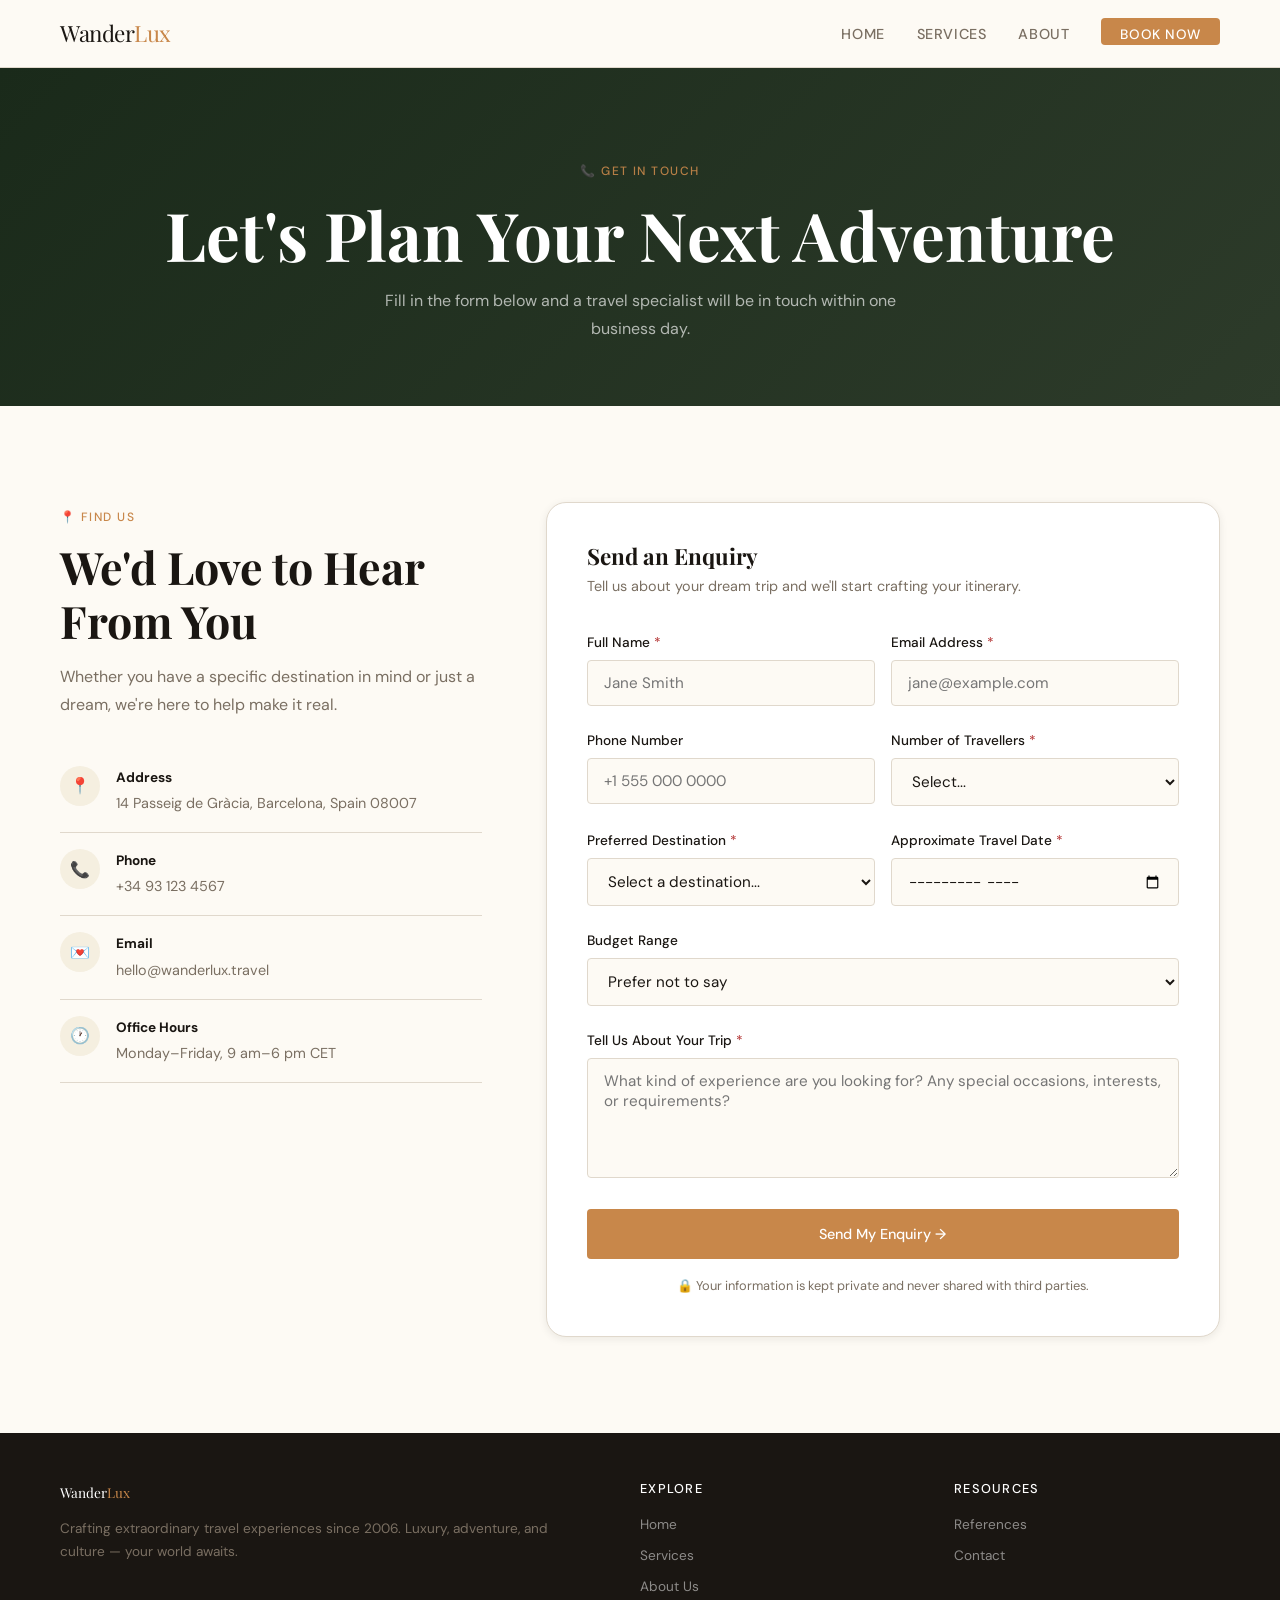
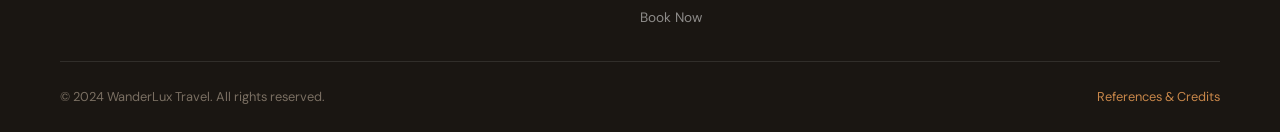
<file: contact.html>
<!DOCTYPE html>
<html lang="en">
<head>
  <meta charset="UTF-8">
  <meta name="viewport" content="width=device-width, initial-scale=1.0">
  <meta name="description" content="Contact WanderLux Travel — book a consultation, ask a question, or start planning your dream trip today.">
  <title>Contact Us — WanderLux Travel</title>
  <link rel="stylesheet" href="css/styles.css">
</head>
<body>

  <nav class="nav" aria-label="Main navigation">
    <div class="nav__inner">
      <a href="index.html" class="nav__logo">Wander<span>Lux</span></a>
      <ul class="nav__links" role="list">
        <li><a href="index.html">Home</a></li>
        <li><a href="services.html">Services</a></li>
        <li><a href="about.html">About</a></li>
        <li><a href="contact.html" class="nav__cta">Book Now</a></li>
      </ul>
      <button class="nav__burger" aria-label="Toggle menu" aria-expanded="false">
        <span></span><span></span><span></span>
      </button>
    </div>
  </nav>
  <nav class="nav__mobile" aria-label="Mobile navigation">
    <a href="index.html">Home</a>
    <a href="services.html">Services</a>
    <a href="about.html">About</a>
    <a href="contact.html">Book Now</a>
  </nav>

  <main class="page-content">

    <!-- Page Hero -->
    <header class="page-hero" aria-label="Contact page header">
      <div class="container">
        <p class="section-label" style="justify-content:center; color:rgba(200,135,74,0.9);">&#128222; Get in Touch</p>
        <h1>Let's Plan Your Next Adventure</h1>
        <p>Fill in the form below and a travel specialist will be in touch within one business day.</p>
      </div>
    </header>

    <!-- Contact Section -->
    <section class="section" aria-labelledby="contact-heading">
      <div class="container">
        <div class="contact-grid">

          <!-- Info -->
          <div class="contact-info reveal">
            <p class="section-label">&#128205; Find Us</p>
            <h2 id="contact-heading">We'd Love to Hear From You</h2>
            <p style="margin-top:0.5rem; margin-bottom:2rem;">Whether you have a specific destination in mind or just a dream, we're here to help make it real.</p>

            <div class="contact-detail">
              <div class="contact-detail__icon">&#128205;</div>
              <div class="contact-detail__text">
                <strong>Address</strong>
                <span>14 Passeig de Gràcia, Barcelona, Spain 08007</span>
              </div>
            </div>
            <div class="contact-detail">
              <div class="contact-detail__icon">&#128222;</div>
              <div class="contact-detail__text">
                <strong>Phone</strong>
                <span>+34 93 123 4567</span>
              </div>
            </div>
            <div class="contact-detail">
              <div class="contact-detail__icon">&#128140;</div>
              <div class="contact-detail__text">
                <strong>Email</strong>
                <span>hello@wanderlux.travel</span>
              </div>
            </div>
            <div class="contact-detail">
              <div class="contact-detail__icon">&#128336;</div>
              <div class="contact-detail__text">
                <strong>Office Hours</strong>
                <span>Monday–Friday, 9 am–6 pm CET</span>
              </div>
            </div>

            <!-- Past submissions panel (localStorage) -->
            <div class="submissions-panel" id="submissions-panel" style="display:none;">
              <h4>&#128203; Recent enquiries from this device</h4>
              <div id="submissions-list"></div>
            </div>
          </div>

          <!-- Form -->
          <div class="form-card reveal">

            <!-- Toast success message -->
            <div class="toast" id="form-toast" role="alert" aria-live="polite">
              <span style="font-size:1.2rem;">&#10003;</span>
              <span>Your enquiry has been sent! We'll be in touch within one business day.</span>
            </div>

            <h3>Send an Enquiry</h3>
            <p>Tell us about your dream trip and we'll start crafting your itinerary.</p>

            <form id="contact-form" novalidate aria-label="Travel enquiry form">

              <div class="form-row">
                <div class="form-group">
                  <label for="name">Full Name <span aria-hidden="true" style="color:var(--error);">*</span></label>
                  <input type="text" id="name" name="name" placeholder="Jane Smith" required autocomplete="name">
                  <p class="field-error" id="name-error" role="alert"></p>
                </div>
                <div class="form-group">
                  <label for="email">Email Address <span aria-hidden="true" style="color:var(--error);">*</span></label>
                  <input type="email" id="email" name="email" placeholder="jane@example.com" required autocomplete="email">
                  <p class="field-error" id="email-error" role="alert"></p>
                </div>
              </div>

              <div class="form-row">
                <div class="form-group">
                  <label for="phone">Phone Number</label>
                  <input type="tel" id="phone" name="phone" placeholder="+1 555 000 0000" autocomplete="tel">
                </div>
                <div class="form-group">
                  <label for="travelers">Number of Travellers <span aria-hidden="true" style="color:var(--error);">*</span></label>
                  <select id="travelers" name="travelers" required>
                    <option value="">Select...</option>
                    <option value="1">Solo (1)</option>
                    <option value="2">Couple (2)</option>
                    <option value="3-4">Small group (3–4)</option>
                    <option value="5+">Large group (5+)</option>
                  </select>
                  <p class="field-error" id="travelers-error" role="alert"></p>
                </div>
              </div>

              <div class="form-row">
                <div class="form-group">
                  <label for="destination">Preferred Destination <span aria-hidden="true" style="color:var(--error);">*</span></label>
                  <select id="destination" name="destination" required>
                    <option value="">Select a destination...</option>
                    <option value="Santorini, Greece">Santorini, Greece</option>
                    <option value="Kyoto, Japan">Kyoto, Japan</option>
                    <option value="Patagonia, Chile">Patagonia, Chile</option>
                    <option value="Amalfi Coast, Italy">Amalfi Coast, Italy</option>
                    <option value="Bali, Indonesia">Bali, Indonesia</option>
                    <option value="Iceland Ring Road">Iceland Ring Road</option>
                    <option value="Maldives">Maldives</option>
                    <option value="Marrakech, Morocco">Marrakech, Morocco</option>
                    <option value="Other">Other / Not sure yet</option>
                  </select>
                  <p class="field-error" id="destination-error" role="alert"></p>
                </div>
                <div class="form-group">
                  <label for="travel-date">Approximate Travel Date <span aria-hidden="true" style="color:var(--error);">*</span></label>
                  <input type="month" id="travel-date" name="travel-date" required>
                  <p class="field-error" id="travel-date-error" role="alert"></p>
                </div>
              </div>

              <div class="form-group">
                <label for="budget">Budget Range</label>
                <select id="budget" name="budget">
                  <option value="">Prefer not to say</option>
                  <option value="under-2000">Under $2,000 per person</option>
                  <option value="2000-4000">$2,000–$4,000 per person</option>
                  <option value="4000-7000">$4,000–$7,000 per person</option>
                  <option value="7000+">$7,000+ per person</option>
                </select>
              </div>

              <div class="form-group">
                <label for="message">Tell Us About Your Trip <span aria-hidden="true" style="color:var(--error);">*</span></label>
                <textarea id="message" name="message" placeholder="What kind of experience are you looking for? Any special occasions, interests, or requirements?" required></textarea>
                <p class="field-error" id="message-error" role="alert"></p>
              </div>

              <button type="submit" class="btn btn--primary" style="width:100%; justify-content:center; padding:1rem;">
                Send My Enquiry &#8594;
              </button>
              <p class="form-notice">&#128274; Your information is kept private and never shared with third parties.</p>
            </form>
          </div>

        </div>
      </div>
    </section>

  </main>

  <footer class="footer">
    <div class="container">
      <div class="footer__grid">
        <div>
          <p class="footer__brand">Wander<span>Lux</span></p>
          <p>Crafting extraordinary travel experiences since 2006. Luxury, adventure, and culture — your world awaits.</p>
        </div>
        <div>
          <h4>Explore</h4>
          <nav class="footer__links" aria-label="Footer navigation">
            <a href="index.html">Home</a>
            <a href="services.html">Services</a>
            <a href="about.html">About Us</a>
            <a href="contact.html">Book Now</a>
          </nav>
        </div>
        <div>
          <h4>Resources</h4>
          <nav class="footer__links" aria-label="Footer resources">
            <a href="references.html">References</a>
            <a href="contact.html">Contact</a>
          </nav>
        </div>
      </div>
      <div class="footer__bottom">
        <p>&copy; 2024 WanderLux Travel. All rights reserved.</p>
        <p><a href="references.html">References &amp; Credits</a></p>
      </div>
    </div>
  </footer>

  <script src="js/main.js"></script>
</body>
</html>
</file>
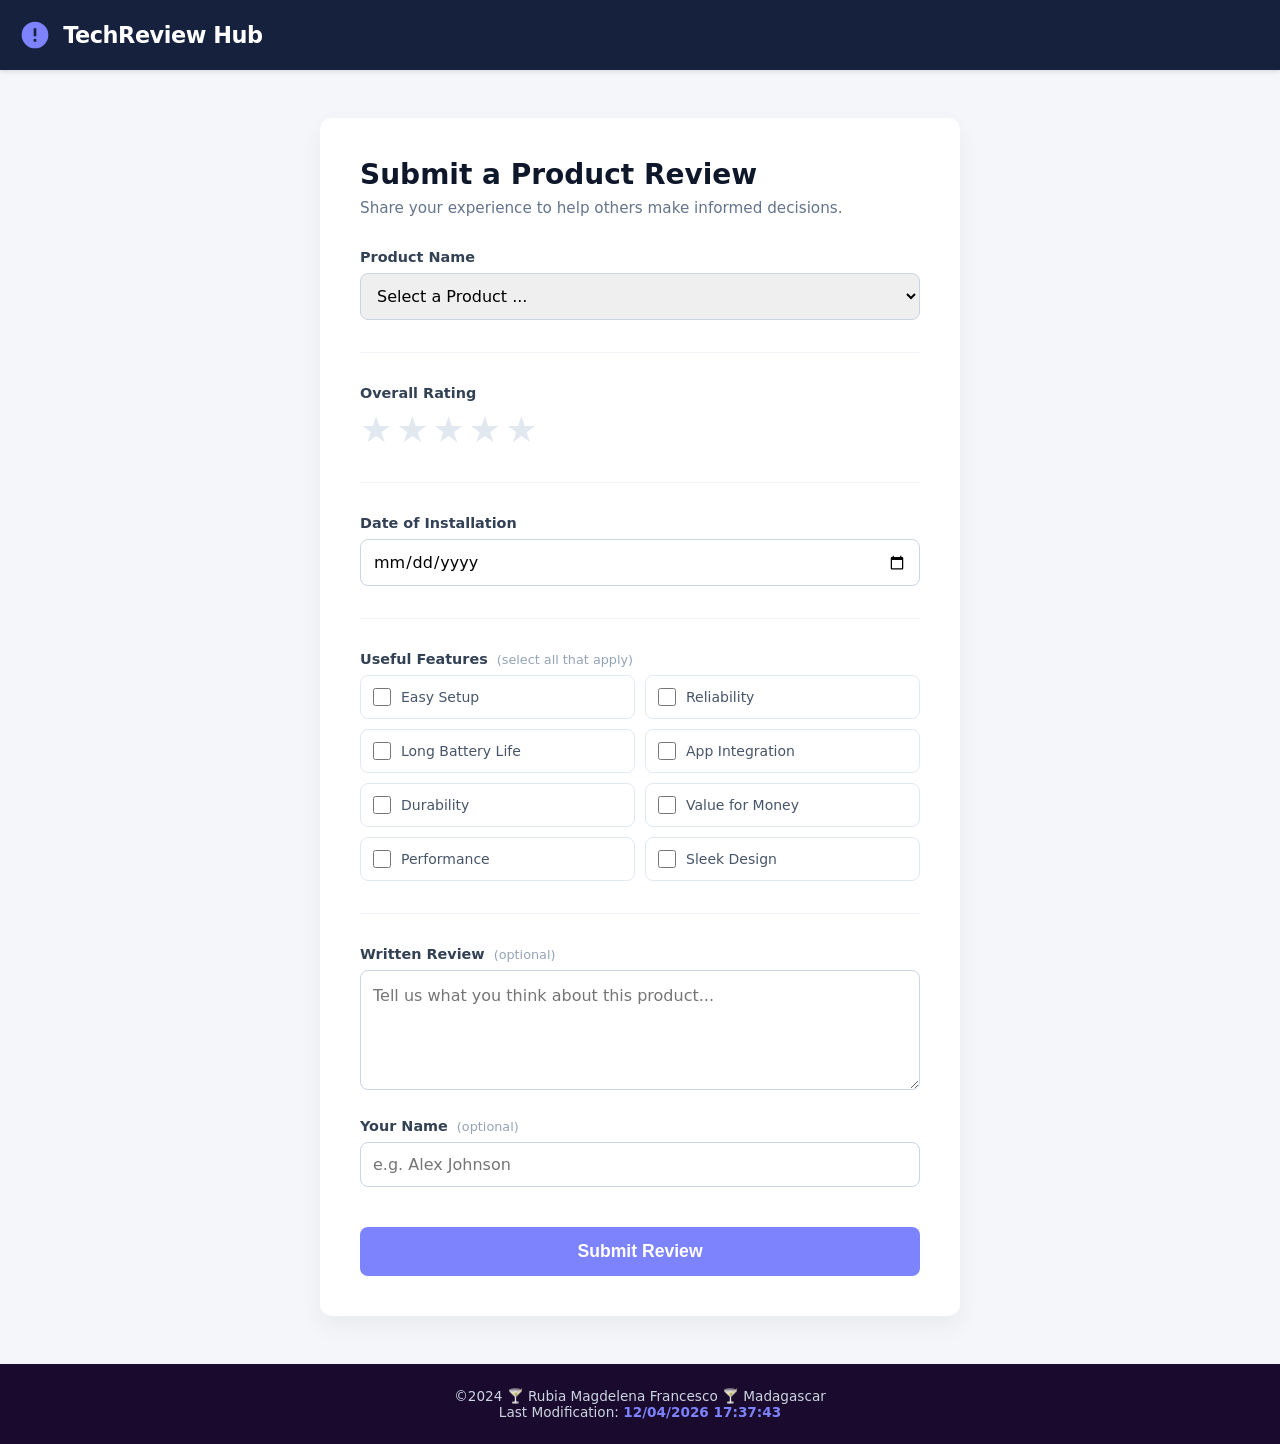
<file: form.html>
<!DOCTYPE html>
<html lang="en">
<head>
  <meta charset="UTF-8">
  <meta name="viewport" content="width=device-width, initial-scale=1.0">
  <title>Product Review Form | TechReview Hub</title>
  
  <meta name="description" content="Submit a professional product review for the latest tech gear on TechReview Hub.">
  <meta name="author" content="Rubia Magdelena Francesco">

  <link rel="stylesheet" href="styles/form.css">
</head>
<body>

<header>
  <svg viewBox="0 0 24 24" aria-hidden="true">
    <path d="M12 2a10 10 0 1 0 10 10A10 10 0 0 0 12 2zm1 15h-2v-2h2zm0-4h-2V7h2z"/>
  </svg>
  <h1>TechReview Hub</h1>
</header>

<main>
  <div class="form-card">
    <h2>Submit a Product Review</h2>
    <p class="subtitle">Share your experience to help others make informed decisions.</p>

    <form method="get" action="review.html" id="reviewForm">

      <div class="field-group">
        <label for="product">Product Name</label>
        <select id="product" name="product" required>
          <option value="" disabled selected>Select a Product ...</option>
        </select>
      </div>

      <hr class="divider">

      <div class="field-group">
        <label>Overall Rating</label>
        <div class="star-group" role="group" aria-label="Rating from 1 to 5 stars">
          <input type="radio" id="star5" name="rating" value="5" required>
          <label for="star5" title="5 stars">&#9733;</label>
          
          <input type="radio" id="star4" name="rating" value="4" required>
          <label for="star4" title="4 stars">&#9733;</label>
          
          <input type="radio" id="star3" name="rating" value="3" required>
          <label for="star3" title="3 stars">&#9733;</label>
          
          <input type="radio" id="star2" name="rating" value="2" required>
          <label for="star2" title="2 stars">&#9733;</label>
          
          <input type="radio" id="star1" name="rating" value="1" required>
          <label for="star1" title="1 star">&#9733;</label>
        </div>
      </div>

      <hr class="divider">

      <div class="field-group">
        <label for="installDate">Date of Installation</label>
        <input type="date" id="installDate" name="installDate" required>
      </div>

      <hr class="divider">

      <div class="field-group">
        <label>Useful Features <span class="optional">(select all that apply)</span></label>
        <div class="checkbox-group" id="featuresGroup">
          <div class="checkbox-item">
            <input type="checkbox" id="feat-static-1" name="features" value="durability">
            <label for="feat-static-1">Durability</label>
          </div>
          <div class="checkbox-item">
            <input type="checkbox" id="feat-static-2" name="features" value="ease">
            <label for="feat-static-2">Ease of Use</label>
          </div>
          <div class="checkbox-item">
            <input type="checkbox" id="feat-static-3" name="features" value="performance">
            <label for="feat-static-3">Performance</label>
          </div>
          <div class="checkbox-item">
            <input type="checkbox" id="feat-static-4" name="features" value="design">
            <label for="feat-static-4">Design</label>
          </div>
        </div>
      </div>

      <hr class="divider">

      <div class="field-group">
        <label for="review">Written Review <span class="optional">(optional)</span></label>
        <textarea id="review" name="review" placeholder="Tell us what you think about this product..."></textarea>
      </div>

      <div class="field-group">
        <label for="username">Your Name <span class="optional">(optional)</span></label>
        <input type="text" id="username" name="username" placeholder="e.g. Alex Johnson">
      </div>

      <input type="submit" value="Submit Review" class="submit-btn">
    </form>
  </div>
</main>

<footer>
  <p>&#169;2024 &#127864; Rubia Magdelena Francesco &#127864; Madagascar</p>
  <p>Last Modification: <span id="lastModified"></span></p>
</footer>

<script src="scripts/form.js"></script>

</body>
</html>
</file>
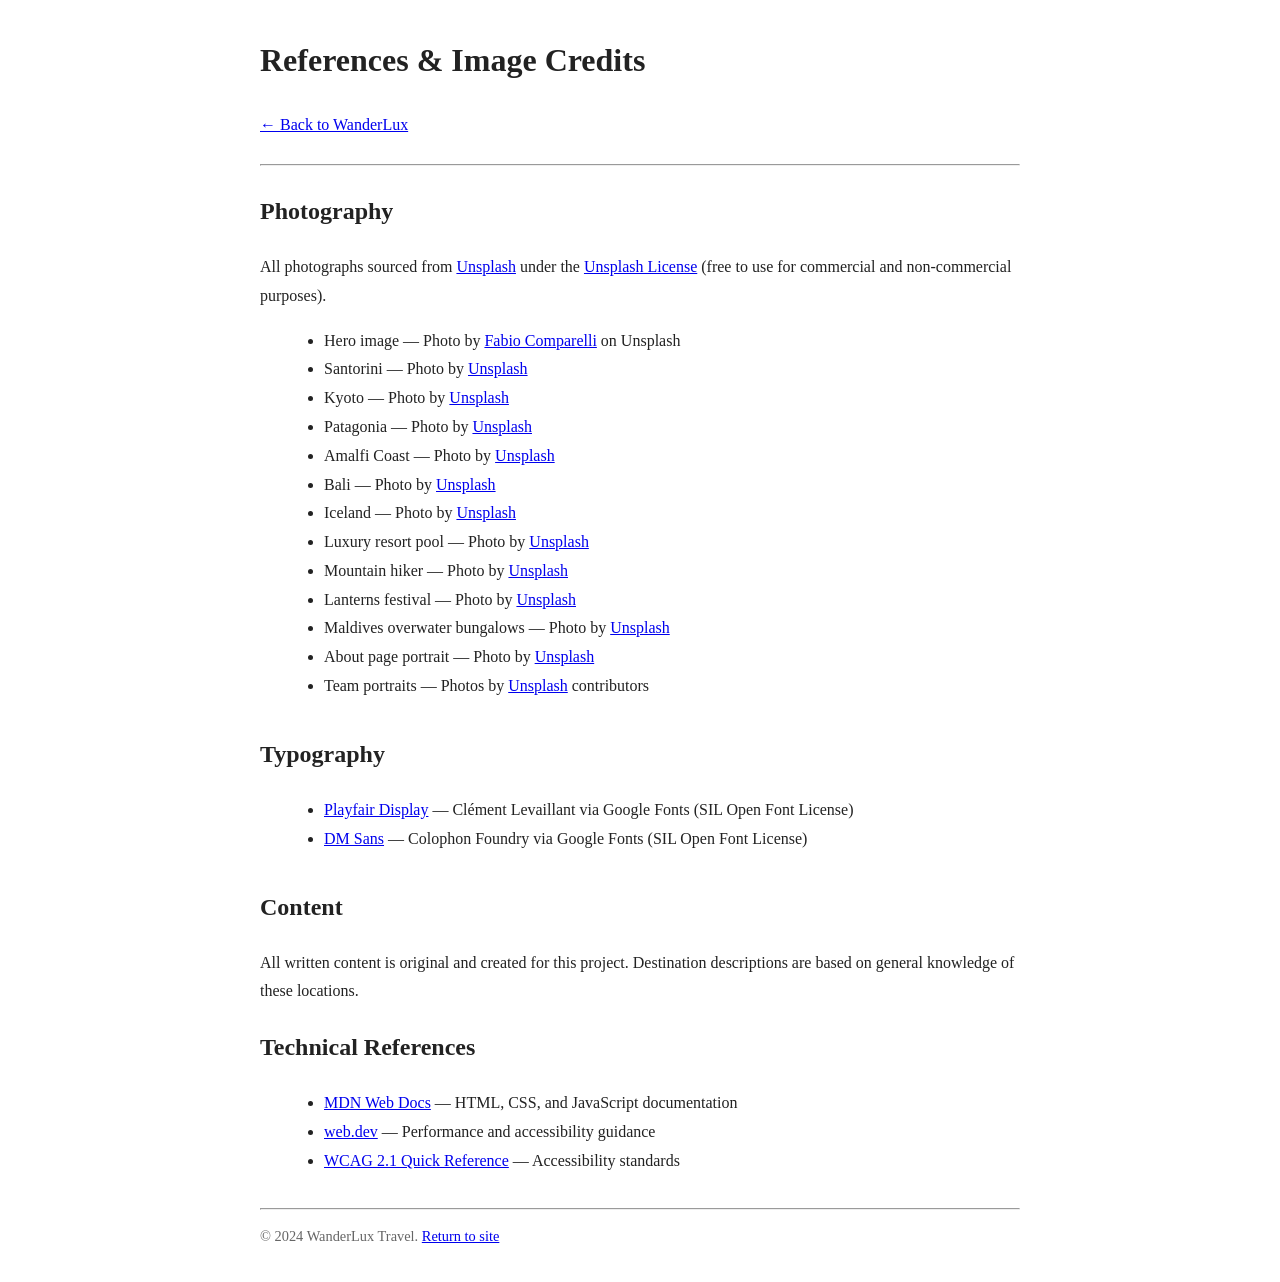
<file: references.html>
<!DOCTYPE html>
<html lang="en">
<head>
  <meta charset="UTF-8">
  <meta name="viewport" content="width=device-width, initial-scale=1.0">
  <title>References — WanderLux Travel</title>
</head>
<body style="font-family: Georgia, serif; max-width: 760px; margin: 2rem auto; padding: 0 1.5rem; color: #222; line-height: 1.8;">

  <h1>References &amp; Image Credits</h1>
  <p><a href="index.html">&larr; Back to WanderLux</a></p>
  <hr style="margin: 1.5rem 0;">

  <h2>Photography</h2>
  <p>All photographs sourced from <a href="https://unsplash.com" target="_blank" rel="noopener">Unsplash</a> under the <a href="https://unsplash.com/license" target="_blank" rel="noopener">Unsplash License</a> (free to use for commercial and non-commercial purposes).</p>

  <ul style="margin: 1rem 0 2rem 1.5rem;">
    <li>Hero image — Photo by <a href="https://unsplash.com/@fabioackermann" target="_blank" rel="noopener">Fabio Comparelli</a> on Unsplash</li>
    <li>Santorini — Photo by <a href="https://unsplash.com" target="_blank" rel="noopener">Unsplash</a></li>
    <li>Kyoto — Photo by <a href="https://unsplash.com" target="_blank" rel="noopener">Unsplash</a></li>
    <li>Patagonia — Photo by <a href="https://unsplash.com" target="_blank" rel="noopener">Unsplash</a></li>
    <li>Amalfi Coast — Photo by <a href="https://unsplash.com" target="_blank" rel="noopener">Unsplash</a></li>
    <li>Bali — Photo by <a href="https://unsplash.com" target="_blank" rel="noopener">Unsplash</a></li>
    <li>Iceland — Photo by <a href="https://unsplash.com" target="_blank" rel="noopener">Unsplash</a></li>
    <li>Luxury resort pool — Photo by <a href="https://unsplash.com" target="_blank" rel="noopener">Unsplash</a></li>
    <li>Mountain hiker — Photo by <a href="https://unsplash.com" target="_blank" rel="noopener">Unsplash</a></li>
    <li>Lanterns festival — Photo by <a href="https://unsplash.com" target="_blank" rel="noopener">Unsplash</a></li>
    <li>Maldives overwater bungalows — Photo by <a href="https://unsplash.com" target="_blank" rel="noopener">Unsplash</a></li>
    <li>About page portrait — Photo by <a href="https://unsplash.com" target="_blank" rel="noopener">Unsplash</a></li>
    <li>Team portraits — Photos by <a href="https://unsplash.com" target="_blank" rel="noopener">Unsplash</a> contributors</li>
  </ul>

  <h2>Typography</h2>
  <ul style="margin: 1rem 0 2rem 1.5rem;">
    <li><a href="https://fonts.google.com/specimen/Playfair+Display" target="_blank" rel="noopener">Playfair Display</a> — Clément Levaillant via Google Fonts (SIL Open Font License)</li>
    <li><a href="https://fonts.google.com/specimen/DM+Sans" target="_blank" rel="noopener">DM Sans</a> — Colophon Foundry via Google Fonts (SIL Open Font License)</li>
  </ul>

  <h2>Content</h2>
  <p>All written content is original and created for this project. Destination descriptions are based on general knowledge of these locations.</p>

  <h2>Technical References</h2>
  <ul style="margin: 1rem 0 2rem 1.5rem;">
    <li><a href="https://developer.mozilla.org/en-US/" target="_blank" rel="noopener">MDN Web Docs</a> — HTML, CSS, and JavaScript documentation</li>
    <li><a href="https://web.dev" target="_blank" rel="noopener">web.dev</a> — Performance and accessibility guidance</li>
    <li><a href="https://www.w3.org/WAI/WCAG21/quickref/" target="_blank" rel="noopener">WCAG 2.1 Quick Reference</a> — Accessibility standards</li>
  </ul>

  <hr>
  <p style="color: #666; font-size: 0.9rem;">&copy; 2024 WanderLux Travel. <a href="index.html">Return to site</a></p>

</body>
</html>
</file>
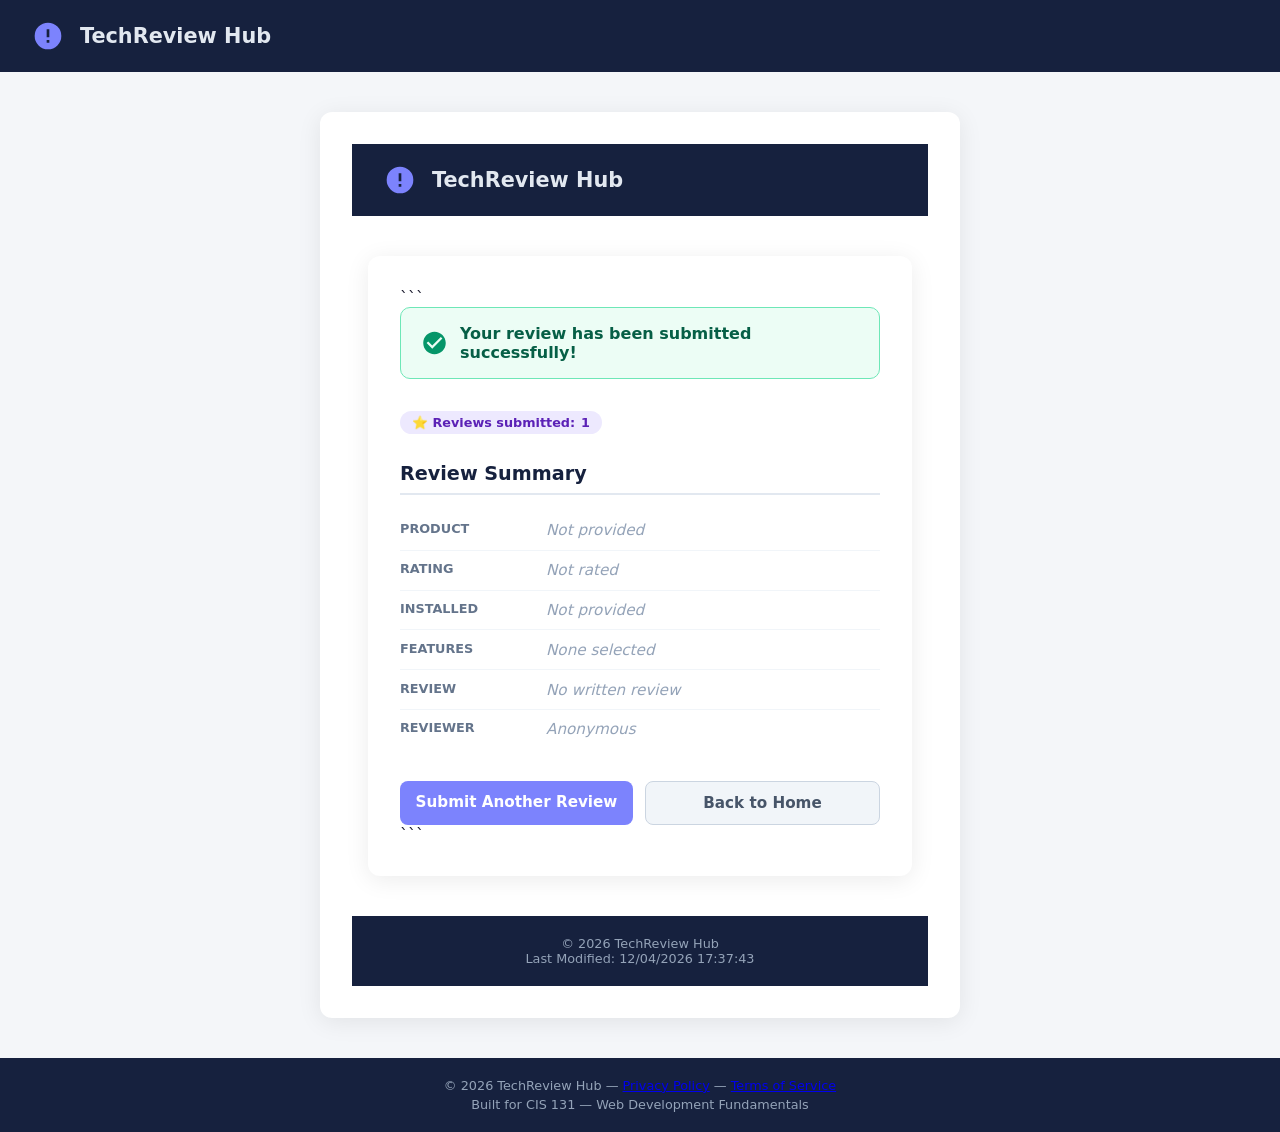
<file: review.html>
<!DOCTYPE html>
<html lang="en">
<head>
  <meta charset="UTF-8">
  <meta name="viewport" content="width=device-width, initial-scale=1.0">
  <title>Review Submitted – TechReview Hub</title>
  <link rel="stylesheet" href="styles/review.css">
</head>
<body>

<header>
  <svg viewBox="0 0 24 24" xmlns="http://www.w3.org/2000/svg">
    <path d="M12 2a10 10 0 1 0 10 10A10 10 0 0 0 12 2zm1 15h-2v-2h2zm0-4h-2V7h2z"/>
  </svg>
  <h1>TechReview Hub</h1>
</header>

<main>
  <div class="card">

 <!DOCTYPE html>

<html lang="en">
<head>
  <meta charset="UTF-8">
  <meta name="viewport" content="width=device-width, initial-scale=1.0">
  <title>Review Submitted – TechReview Hub</title>

  <!-- CSS -->

  <link rel="stylesheet" href="styles/review.css">
</head>
<body>

<!-- HEADER -->

<header>
  <svg viewBox="0 0 24 24">
    <path d="M12 2a10 10 0 1 0 10 10A10 10 0 0 0 12 2zm1 15h-2v-2h2zm0-4h-2V7h2z"/>
  </svg>
  <h1>TechReview Hub</h1>
</header>

<!-- MAIN -->

<main>
  <div class="card">

```
<!-- SUCCESS MESSAGE -->
<div class="success-banner">
  <svg viewBox="0 0 24 24">
    <path d="M12 2C6.48 2 2 6.48 2 12s4.48 10 10 10 10-4.48 10-10S17.52 2 12 2zm-2 15l-5-5 1.41-1.41L10 14.17l7.59-7.59L19 8l-9 9z"/>
  </svg>
  <p>Your review has been submitted successfully!</p>
</div>

<!-- REVIEW COUNTER -->
<div class="counter-badge">
  ⭐ Reviews submitted: <span id="reviewCount">0</span>
</div>

<!-- SUMMARY -->
<h2 class="section-heading">Review Summary</h2>

<div id="reviewGrid">
  <!-- Data will be inserted here by JavaScript -->
</div>

<!-- ACTION BUTTONS -->
<div class="actions">
  <a href="form.html" class="btn-primary">Submit Another Review</a>
  <a href="form.html" class="btn-secondary">Back to Home</a>
</div>
```

  </div>
</main>

<!-- FOOTER -->

<footer>
  <p>&copy; 2026 TechReview Hub</p>
  <p>Last Modified: <span id="lastModified"></span></p>
</footer>

<!-- JS -->

<script src="scripts/review.js"></script>

</body>
</html>

  </div>
</main>

<footer>
  <p>&copy; 2026 TechReview Hub &mdash; <a href="#">Privacy Policy</a> &mdash; <a href="#">Terms of Service</a></p>
  <p style="margin-top:4px;">Built for CIS 131 &mdash; Web Development Fundamentals</p>
</footer>

<script src="scripts/review.js"></script>

</body>
</html>
</file>
<file: css/styles.css>
@import url('https://fonts.googleapis.com/css2?family=Playfair+Display:ital,wght@0,400;0,700;1,400&family=DM+Sans:wght@300;400;500&display=swap');

:root {
  --sand:    #F5EFE0;
  --cream:   #FDFAF4;
  --ink:     #1A1612;
  --warm:    #C8874A;
  --warm-dk: #A0612C;
  --muted:   #7A6F62;
  --border:  #E0D8CC;
  --white:   #FFFFFF;
  --success: #3A7D5A;
  --error:   #B84040;
  --font-display: 'Playfair Display', Georgia, serif;
  --font-body:    'DM Sans', sans-serif;
  --radius-sm: 4px;
  --radius-md: 10px;
  --radius-lg: 20px;
  --shadow-sm: 0 2px 8px rgba(26,22,18,0.08);
  --shadow-md: 0 6px 24px rgba(26,22,18,0.12);
  --shadow-lg: 0 16px 48px rgba(26,22,18,0.16);
  --max-w: 1160px;
  --nav-h: 68px;
}

*, *::before, *::after { box-sizing: border-box; margin: 0; padding: 0; }
html { scroll-behavior: smooth; font-size: 16px; }
body { font-family: var(--font-body); background: var(--cream); color: var(--ink); line-height: 1.7; min-height: 100vh; }
img { max-width: 100%; height: auto; display: block; }
a  { color: inherit; text-decoration: none; }
ul { list-style: none; }

h1, h2, h3, h4 { font-family: var(--font-display); line-height: 1.2; }
h1 { font-size: clamp(2.4rem, 6vw, 4.2rem); }
h2 { font-size: clamp(1.8rem, 4vw, 2.8rem); }
h3 { font-size: 1.4rem; }
h4 { font-size: 1.1rem; }
p  { font-size: 1rem; color: var(--muted); }

.container { width: min(var(--max-w), 100% - 2rem); margin-inline: auto; }
.section    { padding-block: clamp(3rem, 8vw, 6rem); }
.text-center { text-align: center; }
.sr-only { position: absolute; width: 1px; height: 1px; overflow: hidden; clip: rect(0,0,0,0); }

/* NAV */
.nav { position: fixed; top: 0; left: 0; right: 0; z-index: 100; height: var(--nav-h); display: flex; align-items: center; background: rgba(253,250,244,0.9); backdrop-filter: blur(12px); border-bottom: 1px solid var(--border); transition: box-shadow 0.3s; }
.nav.scrolled { box-shadow: var(--shadow-sm); }
.nav__inner { display: flex; align-items: center; justify-content: space-between; width: min(var(--max-w), 100% - 2rem); margin-inline: auto; }
.nav__logo { font-family: var(--font-display); font-size: 1.4rem; color: var(--ink); letter-spacing: -0.02em; }
.nav__logo span { color: var(--warm); }
.nav__links { display: flex; gap: 2rem; align-items: center; }
.nav__links a { font-size: 0.9rem; font-weight: 500; letter-spacing: 0.04em; text-transform: uppercase; color: var(--muted); transition: color 0.2s; position: relative; padding-bottom: 2px; }
.nav__links a::after { content: ''; position: absolute; bottom: -2px; left: 0; right: 100%; height: 1.5px; background: var(--warm); transition: right 0.25s ease; }
.nav__links a:hover, .nav__links a.active { color: var(--ink); }
.nav__links a:hover::after, .nav__links a.active::after { right: 0; }
.nav__cta { background: var(--warm); color: var(--white) !important; padding: 0.5rem 1.2rem; border-radius: var(--radius-sm); font-size: 0.85rem !important; transition: background 0.2s, transform 0.15s !important; }
.nav__cta:hover { background: var(--warm-dk) !important; transform: translateY(-1px); }
.nav__cta::after { display: none !important; }
.nav__burger { display: none; flex-direction: column; gap: 5px; background: none; border: none; cursor: pointer; padding: 4px; }
.nav__burger span { display: block; width: 24px; height: 2px; background: var(--ink); border-radius: 2px; transition: transform 0.3s, opacity 0.3s; }
.nav__burger.open span:nth-child(1) { transform: translateY(7px) rotate(45deg); }
.nav__burger.open span:nth-child(2) { opacity: 0; }
.nav__burger.open span:nth-child(3) { transform: translateY(-7px) rotate(-45deg); }
.nav__mobile { display: none; flex-direction: column; position: fixed; top: var(--nav-h); left: 0; right: 0; background: var(--cream); border-bottom: 1px solid var(--border); padding: 1rem 1.5rem 1.5rem; gap: 1rem; z-index: 99; }
.nav__mobile.open { display: flex; }
.nav__mobile a { font-size: 1.1rem; font-weight: 500; color: var(--muted); padding: 0.4rem 0; border-bottom: 1px solid var(--border); transition: color 0.2s; }
.nav__mobile a:hover, .nav__mobile a.active { color: var(--warm); }

.page-content { padding-top: var(--nav-h); }

/* HERO */
.hero { position: relative; overflow: hidden; min-height: calc(100vh - var(--nav-h)); display: flex; align-items: center; background: linear-gradient(160deg, #1a2a1a 0%, #2d3b2a 40%, #3a4a30 100%); }
.hero__bg { position: absolute; inset: 0; background-image: url('https://images.unsplash.com/photo-1506905925346-21bda4d32df4?w=1600&q=80'); background-size: cover; background-position: center; opacity: 0.45; }
.hero__overlay { position: absolute; inset: 0; background: linear-gradient(to right, rgba(26,22,18,0.75) 50%, transparent 100%); }
.hero__content { position: relative; z-index: 1; max-width: 640px; padding-block: 5rem; animation: fadeUp 0.9s ease both; }
.hero__eyebrow { display: inline-flex; align-items: center; gap: 0.6rem; font-size: 0.8rem; font-weight: 500; text-transform: uppercase; letter-spacing: 0.12em; color: var(--warm); margin-bottom: 1.2rem; }
.hero__eyebrow::before { content: ''; display: block; width: 28px; height: 1.5px; background: var(--warm); }
.hero h1 { color: var(--white); margin-bottom: 1.2rem; }
.hero h1 em { font-style: italic; color: #d4b896; }
.hero p { font-size: 1.1rem; color: rgba(255,255,255,0.75); max-width: 480px; margin-bottom: 2rem; }
.hero__actions { display: flex; gap: 1rem; flex-wrap: wrap; }

/* BUTTONS */
.btn { display: inline-flex; align-items: center; gap: 0.5rem; padding: 0.8rem 1.8rem; font-family: var(--font-body); font-size: 0.9rem; font-weight: 500; border-radius: var(--radius-sm); cursor: pointer; transition: transform 0.15s, box-shadow 0.15s, background 0.2s, color 0.2s; border: none; }
.btn:hover { transform: translateY(-2px); box-shadow: var(--shadow-md); }
.btn:active { transform: translateY(0); }
.btn--primary { background: var(--warm); color: var(--white); }
.btn--primary:hover { background: var(--warm-dk); }
.btn--outline { background: transparent; border: 1.5px solid rgba(255,255,255,0.5); color: var(--white); }
.btn--outline:hover { background: rgba(255,255,255,0.1); }
.btn--dark { background: var(--ink); color: var(--white); }
.btn--dark:hover { background: #2e2a26; }

/* DESTINATIONS TICKER */
.destinations { background: var(--sand); padding-block: 1.5rem; overflow: hidden; }
.destinations__track { display: flex; gap: 2.5rem; align-items: center; animation: ticker 30s linear infinite; white-space: nowrap; }
.destinations__track span { font-size: 0.8rem; font-weight: 500; letter-spacing: 0.1em; text-transform: uppercase; color: var(--muted); flex-shrink: 0; }
.destinations__track span.dot { color: var(--warm); font-size: 1rem; flex-shrink: 0; }

/* SECTION LABEL */
.section-label { display: inline-flex; align-items: center; gap: 0.5rem; font-size: 0.75rem; font-weight: 500; text-transform: uppercase; letter-spacing: 0.12em; color: var(--warm); margin-bottom: 0.8rem; }

/* CARDS */
.card-grid { display: grid; grid-template-columns: repeat(auto-fit, minmax(280px, 1fr)); gap: 1.5rem; }
.card { background: var(--white); border-radius: var(--radius-lg); overflow: hidden; border: 1px solid var(--border); transition: transform 0.25s, box-shadow 0.25s; }
.card:hover { transform: translateY(-6px); box-shadow: var(--shadow-lg); }
.card__img { aspect-ratio: 4/3; overflow: hidden; position: relative; }
.card__img img { width: 100%; height: 100%; object-fit: cover; transition: transform 0.5s; }
.card:hover .card__img img { transform: scale(1.06); }
.card__badge { position: absolute; top: 12px; left: 12px; background: var(--warm); color: var(--white); font-size: 0.7rem; font-weight: 500; padding: 3px 10px; border-radius: 99px; text-transform: uppercase; letter-spacing: 0.05em; }
.card__body { padding: 1.4rem; }
.card__body h3 { margin-bottom: 0.4rem; }
.card__body p  { font-size: 0.9rem; margin-bottom: 1rem; }
.card__meta { display: flex; gap: 1rem; align-items: center; font-size: 0.8rem; color: var(--muted); border-top: 1px solid var(--border); padding-top: 0.8rem; margin-top: 0.4rem; }
.card__meta span { display: flex; align-items: center; gap: 0.25rem; }

/* STATS */
.stats-bar { background: var(--ink); padding-block: 3rem; }
.stats-bar .container { display: grid; grid-template-columns: repeat(auto-fit, minmax(140px, 1fr)); gap: 2rem; text-align: center; }
.stat__num { font-family: var(--font-display); font-size: clamp(2rem, 4vw, 3rem); color: var(--warm); display: block; }
.stat__label { font-size: 0.8rem; text-transform: uppercase; letter-spacing: 0.1em; color: rgba(255,255,255,0.5); margin-top: 0.3rem; }

/* FEATURES */
.features-grid { display: grid; grid-template-columns: repeat(auto-fit, minmax(240px, 1fr)); gap: 2rem; }
.feature { padding: 1.8rem; border: 1px solid var(--border); border-radius: var(--radius-lg); transition: border-color 0.2s, box-shadow 0.2s; }
.feature:hover { border-color: var(--warm); box-shadow: var(--shadow-sm); }
.feature__icon { font-size: 1.8rem; margin-bottom: 1rem; }
.feature h3 { margin-bottom: 0.4rem; }

/* TEAM */
.team-grid { display: grid; grid-template-columns: repeat(auto-fit, minmax(220px, 1fr)); gap: 1.5rem; }
.team-card { text-align: center; padding: 2rem 1rem; border: 1px solid var(--border); border-radius: var(--radius-lg); }
.team-card__avatar { width: 80px; height: 80px; border-radius: 50%; overflow: hidden; margin: 0 auto 1rem; border: 3px solid var(--sand); }
.team-card__avatar img { width: 100%; height: 100%; object-fit: cover; }
.team-card h4 { margin-bottom: 0.2rem; }
.team-card p  { font-size: 0.85rem; }

/* PAGE HERO */
.page-hero { background: linear-gradient(135deg, #1a2a1a 0%, #2d3b2a 100%); padding-block: 5rem 4rem; text-align: center; }
.page-hero h1 { color: var(--white); }
.page-hero p  { color: rgba(255,255,255,0.65); margin-top: 0.8rem; max-width: 520px; margin-inline: auto; }

/* SERVICES */
.service-block { display: grid; grid-template-columns: 1fr 1fr; gap: 3rem; align-items: center; padding-block: 3rem; border-bottom: 1px solid var(--border); }
.service-block:nth-child(even) .service-block__img { order: -1; }
.service-block__img { border-radius: var(--radius-lg); overflow: hidden; aspect-ratio: 4/3; }
.service-block__img img { width: 100%; height: 100%; object-fit: cover; }
.service-block h2 { margin-bottom: 0.8rem; }
.price-badge { display: inline-block; background: var(--sand); border: 1px solid var(--border); border-radius: var(--radius-sm); padding: 0.4rem 1rem; font-size: 0.85rem; font-weight: 500; color: var(--warm-dk); margin-bottom: 1rem; }

/* CONTACT */
.contact-grid { display: grid; grid-template-columns: 1fr 1.6fr; gap: 4rem; align-items: start; }
.contact-info h2 { margin-bottom: 1rem; }
.contact-detail { display: flex; gap: 1rem; align-items: flex-start; padding: 1rem 0; border-bottom: 1px solid var(--border); }
.contact-detail__icon { width: 40px; height: 40px; background: var(--sand); border-radius: 50%; display: flex; align-items: center; justify-content: center; font-size: 1rem; flex-shrink: 0; }
.contact-detail__text strong { display: block; font-size: 0.85rem; color: var(--ink); }
.contact-detail__text span  { font-size: 0.9rem; color: var(--muted); }

/* FORM */
.form-card { background: var(--white); border: 1px solid var(--border); border-radius: var(--radius-lg); padding: 2.5rem; box-shadow: var(--shadow-sm); }
.form-card h3 { margin-bottom: 0.3rem; }
.form-card > p { margin-bottom: 2rem; font-size: 0.9rem; }
.form-group { margin-bottom: 1.4rem; }
.form-group label { display: block; margin-bottom: 0.4rem; font-size: 0.85rem; font-weight: 500; color: var(--ink); }
.form-group input, .form-group select, .form-group textarea { width: 100%; padding: 0.75rem 1rem; border: 1.5px solid var(--border); border-radius: var(--radius-sm); font-family: var(--font-body); font-size: 0.95rem; color: var(--ink); background: var(--cream); transition: border-color 0.2s, box-shadow 0.2s; outline: none; }
.form-group input:focus, .form-group select:focus, .form-group textarea:focus { border-color: var(--warm); box-shadow: 0 0 0 3px rgba(200,135,74,0.15); }
.form-group input.error, .form-group select.error, .form-group textarea.error { border-color: var(--error); }
.form-group textarea { resize: vertical; min-height: 120px; }
.form-row { display: grid; grid-template-columns: 1fr 1fr; gap: 1rem; }
.field-error { font-size: 0.8rem; color: var(--error); margin-top: 0.3rem; display: none; }
.field-error.show { display: block; }
.form-notice { font-size: 0.8rem; color: var(--muted); margin-top: 1rem; text-align: center; }
.toast { display: none; align-items: center; gap: 0.8rem; background: var(--success); color: var(--white); padding: 1rem 1.4rem; border-radius: var(--radius-md); margin-bottom: 1.5rem; font-size: 0.9rem; }
.toast.show { display: flex; animation: fadeUp 0.4s ease; }
.submissions-panel { margin-top: 2rem; background: var(--sand); border: 1px solid var(--border); border-radius: var(--radius-md); padding: 1.2rem; }
.submissions-panel h4 { margin-bottom: 0.8rem; font-size: 0.9rem; color: var(--muted); }
.submission-item { background: var(--white); border: 1px solid var(--border); border-radius: var(--radius-sm); padding: 0.8rem 1rem; margin-bottom: 0.5rem; font-size: 0.85rem; }
.submission-item strong { color: var(--ink); }
.submission-item span  { color: var(--muted); }

/* FOOTER */
.footer { background: var(--ink); color: rgba(255,255,255,0.6); padding-block: 3rem 1.5rem; }
.footer__grid { display: grid; grid-template-columns: 2fr 1fr 1fr; gap: 3rem; margin-bottom: 2rem; }
.footer__brand { font-family: var(--font-display); font-size: 1.4rem; color: var(--white); margin-bottom: 0.8rem; }
.footer__brand span { color: var(--warm); }
.footer p { font-size: 0.85rem; }
.footer h4 { font-family: var(--font-body); font-size: 0.8rem; font-weight: 500; text-transform: uppercase; letter-spacing: 0.1em; color: var(--white); margin-bottom: 1rem; }
.footer__links { display: flex; flex-direction: column; gap: 0.5rem; }
.footer__links a { font-size: 0.85rem; color: rgba(255,255,255,0.5); transition: color 0.2s; }
.footer__links a:hover { color: var(--warm); }
.footer__bottom { border-top: 1px solid rgba(255,255,255,0.1); padding-top: 1.5rem; display: flex; justify-content: space-between; align-items: center; flex-wrap: wrap; gap: 0.5rem; }
.footer__bottom p { font-size: 0.8rem; }
.footer__bottom a { color: var(--warm); }

/* ABOUT */
.about-intro { display: grid; grid-template-columns: 1fr 1fr; gap: 4rem; align-items: center; }
.about-intro__img { border-radius: var(--radius-lg); overflow: hidden; aspect-ratio: 1; }
.about-intro__img img { width: 100%; height: 100%; object-fit: cover; }
.about-intro h2 { margin-bottom: 1rem; }
.about-intro p + p { margin-top: 0.8rem; }
.timeline { position: relative; padding-left: 2rem; }
.timeline::before { content: ''; position: absolute; left: 7px; top: 0; bottom: 0; width: 1.5px; background: var(--border); }
.timeline-item { position: relative; margin-bottom: 2rem; }
.timeline-item::before { content: ''; position: absolute; left: -2rem; top: 5px; width: 14px; height: 14px; border-radius: 50%; background: var(--warm); border: 2.5px solid var(--cream); box-shadow: 0 0 0 2px var(--warm); }
.timeline-item__year { font-size: 0.75rem; font-weight: 500; text-transform: uppercase; letter-spacing: 0.1em; color: var(--warm); margin-bottom: 0.25rem; }
.timeline-item h3 { margin-bottom: 0.3rem; }

/* ANIMATIONS */
@keyframes fadeUp { from { opacity: 0; transform: translateY(24px); } to { opacity: 1; transform: translateY(0); } }
@keyframes ticker { from { transform: translateX(0); } to { transform: translateX(-50%); } }
.reveal { opacity: 0; transform: translateY(28px); transition: opacity 0.65s ease, transform 0.65s ease; }
.reveal.visible { opacity: 1; transform: translateY(0); }

/* RESPONSIVE */
@media (max-width: 768px) {
  .nav__links { display: none; }
  .nav__burger { display: flex; }
  .service-block { grid-template-columns: 1fr; }
  .service-block:nth-child(even) .service-block__img { order: 0; }
  .contact-grid { grid-template-columns: 1fr; }
  .footer__grid { grid-template-columns: 1fr; gap: 1.5rem; }
  .about-intro { grid-template-columns: 1fr; }
  .about-intro__img { aspect-ratio: 16/9; }
  .form-row { grid-template-columns: 1fr; }
  .hero__content { padding-block: 3rem; }
}
@media (max-width: 480px) {
  .card-grid { grid-template-columns: 1fr; }
  .features-grid { grid-template-columns: 1fr; }
  .team-grid { grid-template-columns: 1fr 1fr; }
}
@media (max-height: 500px) and (orientation: landscape) {
  .hero { min-height: auto; padding-block: 4rem 3rem; }
  :root { --nav-h: 56px; }
}
</file>
<file: styles/form.css>
/* ── Global Resets ── */
* {
  box-sizing: border-box;
  margin: 0;
  padding: 0;
}

body {
  font-family: 'Segoe UI', system-ui, -apple-system, sans-serif;
  background: #f4f6f9;
  display: flex;
  flex-direction: column;
  min-height: 100vh;
  color: #1e293b;
}

/* ── Header ── */
header {
  background: #16213e;
  color: white;
  padding: 1.2rem;
  display: flex;
  align-items: center;
  gap: 12px;
  box-shadow: 0 2px 4px rgba(0,0,0,0.1);
}

header svg {
  width: 32px;
  height: 32px;
  fill: #7c83fd;
}

header h1 {
  font-size: 1.4rem;
  font-weight: 600;
  letter-spacing: -0.02em;
}

/* ── Layout ── */
main {
  flex: 1;
  display: flex;
  justify-content: center;
  padding: 3rem 1rem;
}

.form-card {
  background: white;
  padding: 2.5rem;
  border-radius: 12px;
  width: 100%;
  max-width: 640px;
  box-shadow: 0 10px 25px rgba(0, 0, 0, 0.05);
}

.form-card h2 {
  font-size: 1.75rem;
  font-weight: 700;
  color: #0f172a;
  margin-bottom: 0.5rem;
}

.form-card .subtitle {
  font-size: 0.95rem;
  color: #64748b;
  margin-bottom: 2rem;
}

/* ── Form Elements ── */
.field-group {
  margin-bottom: 1.5rem;
}

label {
  display: block;
  font-size: 0.9rem;
  font-weight: 600;
  color: #334155;
  margin-bottom: 0.5rem;
}

label .optional {
  font-weight: 400;
  color: #94a3b8;
  font-size: 0.8rem;
  margin-left: 4px;
}

input[type="text"], 
input[type="date"], 
select, 
textarea {
  width: 100%;
  padding: 12px;
  border-radius: 8px;
  border: 1px solid #cbd5e1;
  font-family: inherit;
  font-size: 1rem;
  transition: all 0.2s ease;
}

input:focus, select:focus, textarea:focus {
  outline: none;
  border-color: #7c83fd;
  box-shadow: 0 0 0 4px rgba(124, 131, 253, 0.15);
}

textarea {
  resize: vertical;
  min-height: 120px;
  line-height: 1.6;
}

/* ── Accessible Star Rating ── */
.star-group {
  display: flex;
  flex-direction: row-reverse;
  justify-content: flex-end;
  gap: 4px;
}

/* Visually hidden but accessible to validators/screen readers */
.star-group input {
  position: absolute;
  opacity: 0;
  width: 0;
  height: 0;
}

.star-group label {
  font-size: 2.25rem;
  cursor: pointer;
  color: #e2e8f0;
  transition: color 0.2s ease;
  margin: 0; /* Reset label margin */
}

.star-group input:checked ~ label,
.star-group label:hover,
.star-group label:hover ~ label {
  color: #fbbf24; /* Golden yellow */
}

/* ── Dynamic Checkboxes ── */
.checkbox-group {
  display: grid;
  grid-template-columns: repeat(2, 1fr);
  gap: 10px;
  margin-top: 0.5rem;
}

.checkbox-item {
  display: flex;
  align-items: center;
  gap: 10px;
  padding: 0.75rem;
  border: 1px solid #e2e8f0;
  border-radius: 8px;
  cursor: pointer;
  transition: background 0.2s, border-color 0.2s;
}

.checkbox-item:hover {
  border-color: #7c83fd;
  background: #f8faff;
}

.checkbox-item input[type="checkbox"] {
  width: 18px;
  height: 18px;
  accent-color: #7c83fd;
  cursor: pointer;
}

.checkbox-item label {
  margin: 0;
  font-weight: 500;
  font-size: 0.875rem;
  color: #475569;
  cursor: pointer;
}

/* ── Divider ── */
.divider {
  border: none;
  border-top: 1px solid #f1f5f9;
  margin: 2rem 0;
}

/* ── Submit Button ── */
.submit-btn {
  background: #7c83fd;
  color: white;
  padding: 14px;
  border: none;
  cursor: pointer;
  width: 100%;
  border-radius: 8px;
  font-size: 1.1rem;
  font-weight: 600;
  transition: background 0.2s, transform 0.1s;
  margin-top: 1rem;
}

.submit-btn:hover { background: #5a63f5; }
.submit-btn:active { transform: translateY(1px); }

/* ── Footer ── */
footer {
  background: #1a0a2e;
  color: #cbd5e1;
  text-align: center;
  padding: 1.5rem;
  font-size: 0.85rem;
  margin-top: auto;
}

#lastModified {
  color: #7c83fd;
  font-weight: 600;
}

/* ── Responsive Behavior ── */
@media (max-width: 600px) {
  .form-card {
    padding: 1.5rem;
    border-radius: 0;
  }
  
  .checkbox-group {
    grid-template-columns: 1fr;
  }
  
  header h1 {
    font-size: 1.2rem;
  }
}
</file>
<file: styles/review.css>
/* ── Base Reset ── */
* {
  box-sizing: border-box;
  margin: 0;
  padding: 0;
}

/* ── Body ── */
body {
  font-family: 'Segoe UI', system-ui, sans-serif;
  background: #f4f6f9;
  color: #1a1a2e;
  min-height: 100vh;
  display: flex;
  flex-direction: column;
}

/* ── Header ── */
header {
  background: #16213e;
  color: #e2e8f0;
  padding: 1.25rem 2rem;
  display: flex;
  align-items: center;
  gap: 1rem;
}

header svg {
  width: 32px;
  height: 32px;
  fill: #7c83fd;
}

header h1 {
  font-size: 1.3rem;
  font-weight: 600;
}

/* ── Main Layout ── */
main {
  flex: 1;
  display: flex;
  justify-content: center;
  padding: 2.5rem 1rem;
}

/* ── Card Container ── */
.card {
  background: #fff;
  border-radius: 12px;
  box-shadow: 0 4px 24px rgba(0,0,0,0.08);
  padding: 2rem;
  width: 100%;
  max-width: 640px;
}

/* ── Success banner ── */
.success-banner {
  display: flex;
  align-items: center;
  gap: 12px;
  background: #ecfdf5;
  border: 1.5px solid #6ee7b7;
  border-radius: 10px;
  padding: 1rem 1.25rem;
  margin-bottom: 2rem;
}

.success-banner svg {
  width: 28px;
  height: 28px;
  fill: #059669;
}

.success-banner p {
  font-size: 1rem;
  font-weight: 600;
  color: #065f46;
}

/* ── Review counter badge ── */
.counter-badge {
  display: inline-flex;
  align-items: center;
  gap: 6px;
  background: #ede9fe;
  color: #5b21b6;
  font-size: 0.8rem;
  font-weight: 600;
  padding: 4px 12px;
  border-radius: 20px;
  margin-bottom: 1.75rem;
}

/* ── Section heading ── */
.card h2.section-heading {
  font-size: 1.2rem;
  font-weight: 700;
  color: #16213e;
  margin-bottom: 1rem;
  padding-bottom: 0.5rem;
  border-bottom: 2px solid #e2e8f0;
}

/* ── Review rows ── */
.review-row {
  display: flex;
  padding: 0.65rem 0;
  border-bottom: 1px solid #f1f5f9;
  gap: 1rem;
}

.review-row:last-child {
  border-bottom: none;
}

.row-label {
  font-size: 0.8rem;
  font-weight: 600;
  color: #64748b;
  text-transform: uppercase;
  min-width: 130px;
}

.row-value {
  font-size: 0.95rem;
  color: #1a1a2e;
  flex: 1;
}

/* ── Stars ── */
.stars {
  color: #f59e0b;
  font-size: 1.1rem;
}

/* ── Empty values ── */
.empty {
  color: #94a3b8;
  font-style: italic;
}

/* ── Feature tags ── */
.features-list {
  display: flex;
  flex-wrap: wrap;
  gap: 6px;
}

.feature-tag {
  background: #ede9fe;
  color: #5b21b6;
  font-size: 0.78rem;
  font-weight: 600;
  padding: 3px 10px;
  border-radius: 20px;
}

/* ── Buttons ── */
.actions {
  display: flex;
  gap: 12px;
  margin-top: 2rem;
}

.btn-primary,
.btn-secondary {
  flex: 1;
  padding: 0.75rem;
  border-radius: 8px;
  font-size: 0.95rem;
  font-weight: 600;
  text-align: center;
  text-decoration: none;
  cursor: pointer;
  transition: background 0.2s;
}

.btn-primary {
  background: #7c83fd;
  color: white;
}

.btn-primary:hover {
  background: #5a63f5;
}

.btn-secondary {
  background: #f1f5f9;
  color: #475569;
  border: 1px solid #cbd5e1;
}

.btn-secondary:hover {
  background: #e2e8f0;
}

/* ── Footer ── */
footer {
  background: #16213e;
  color: #94a3b8;
  text-align: center;
  padding: 1.25rem;
  font-size: 0.8rem;
}

/* ── Responsive ── */
@media (max-width: 480px) {
  .row-label {
    min-width: 100px;
  }

  .actions {
    flex-direction: column;
  }
}
</file>
